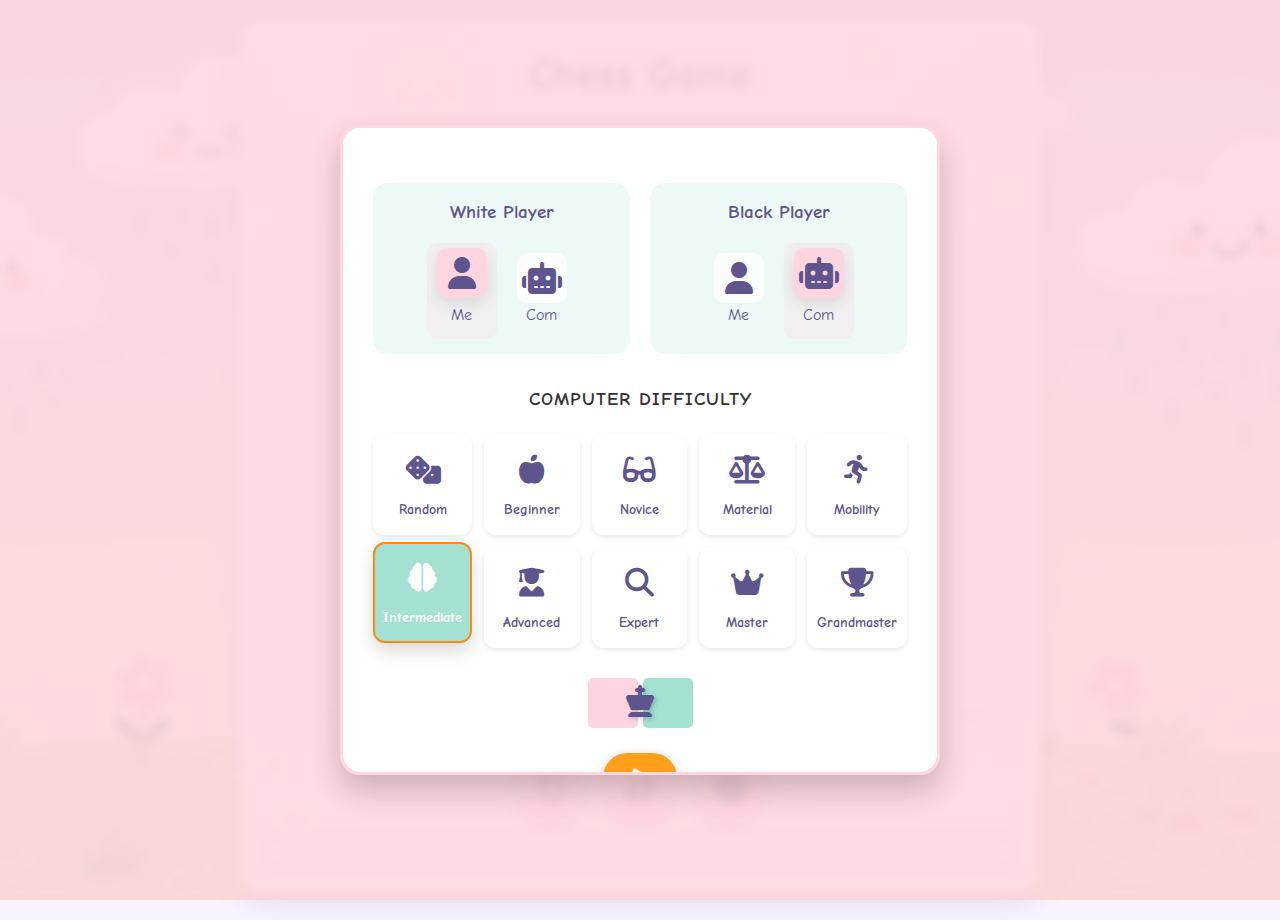
<file: index.html>
<!DOCTYPE html>
<html lang="en">

<head>
  <meta charset="UTF-8">
  <meta name="viewport" content="width=device-width, initial-scale=1.0">
  <title>Responsive Chess Game</title>
  <link href="https://fonts.googleapis.com/css2?family=Comic+Neue:wght@400;700&display=swap" rel="stylesheet">
  <link rel="stylesheet" href="https://cdnjs.cloudflare.com/ajax/libs/font-awesome/6.4.0/css/all.min.css">
  <link rel="stylesheet" href="styles.css">
</head>

<body>
  <div class="chess-container">
    <h1>Chess Game</h1>
    <div class="game-info">
      <div id="turn-indicator">White's Turn</div>
      <div id="game-status">Game in progress</div>
    </div>
    <div class="chessboard" id="chessboard"></div>
    <div class="chess-controls">
      <button id="undo-btn" aria-label="Undo move">
        <i class="fas fa-undo"></i>
      </button>
      
      <button id="flip-board" aria-label="Flip board">
        <i class="fas fa-sync-alt"></i>
      </button>
      
      <button id="new-game" aria-label="New game">
        <i class="fas fa-plus-circle"></i>
      </button>
    </div>
    <div class="move-history" id="move-history"></div>
  </div>
  
  <div id="pre-game-modal" class="modal-overlay">
    <div class="modal-content">
      <div class="player-selection">
        <div class="player-option">
          <h3>White Player</h3>
          <div class="avatar-selector">
            <div class="avatar-option active" data-player="white" data-type="human">
              <div class="avatar-icon"><i class="fas fa-user"></i></div>
              <span>Me</span>
            </div>
            <div class="avatar-option" data-player="white" data-type="computer">
              <div class="avatar-icon"><i class="fas fa-robot"></i></div>
              <span>Com</span>
            </div>
          </div>
        </div>
        
        <div class="player-option">
          <h3>Black Player</h3>
          <div class="avatar-selector">
            <div class="avatar-option" data-player="black" data-type="human">
              <div class="avatar-icon"><i class="fas fa-user"></i></div>
              <span>Me</span>
            </div>
            <div class="avatar-option active" data-player="black" data-type="computer">
              <div class="avatar-icon"><i class="fas fa-robot"></i></div>
              <span>Com</span>
            </div>
          </div>
        </div>
      </div>
      
      <div class="difficulty-selector">
        <h3>Computer Difficulty</h3>
        <div class="difficulty-options">
          <div class="difficulty-option" data-difficulty="1">
            <div class="difficulty-icon"><i class="fas fa-dice"></i></div>
            <span>Random</span>
          </div>
          <div class="difficulty-option" data-difficulty="2">
            <div class="difficulty-icon"><i class="fas fa-apple-alt"></i></div>
            <span>Beginner</span>
          </div>
          <div class="difficulty-option" data-difficulty="3">
            <div class="difficulty-icon"><i class="fas fa-glasses"></i></div>
            <span>Novice</span>
          </div>
          <div class="difficulty-option" data-difficulty="4">
            <div class="difficulty-icon"><i class="fas fa-balance-scale"></i></div>
            <span>Material</span>
          </div>
          <div class="difficulty-option" data-difficulty="5">
            <div class="difficulty-icon"><i class="fas fa-running"></i></div>
            <span>Mobility</span>
          </div>
          <div class="difficulty-option active" data-difficulty="6">
            <div class="difficulty-icon"><i class="fas fa-brain"></i></div>
            <span>Intermediate</span>
          </div>
          <div class="difficulty-option" data-difficulty="7">
            <div class="difficulty-icon"><i class="fas fa-user-graduate"></i></div>
            <span>Advanced</span>
          </div>
          <div class="difficulty-option" data-difficulty="8">
            <div class="difficulty-icon"><i class="fas fa-search"></i></div>
            <span>Expert</span>
          </div>
          <div class="difficulty-option" data-difficulty="9">
            <div class="difficulty-icon"><i class="fas fa-crown"></i></div>
            <span>Master</span>
          </div>
          <div class="difficulty-option" data-difficulty="10">
            <div class="difficulty-icon"><i class="fas fa-trophy"></i></div>
            <span>Grandmaster</span>
          </div>
        </div>
      </div>
      
      <div class="theme-preview">
        <div class="preview-square light"></div>
        <div class="preview-square dark"></div>
        <div class="preview-piece"><i class="fas fa-chess-king"></i></div>
      </div>
      
      <button id="start-game-btn" class="start-button">
        <i class="fas fa-play"></i>
      </button>
    </div>
  </div>
  <script src="script.js"></script>
</body>

</html>
</file>
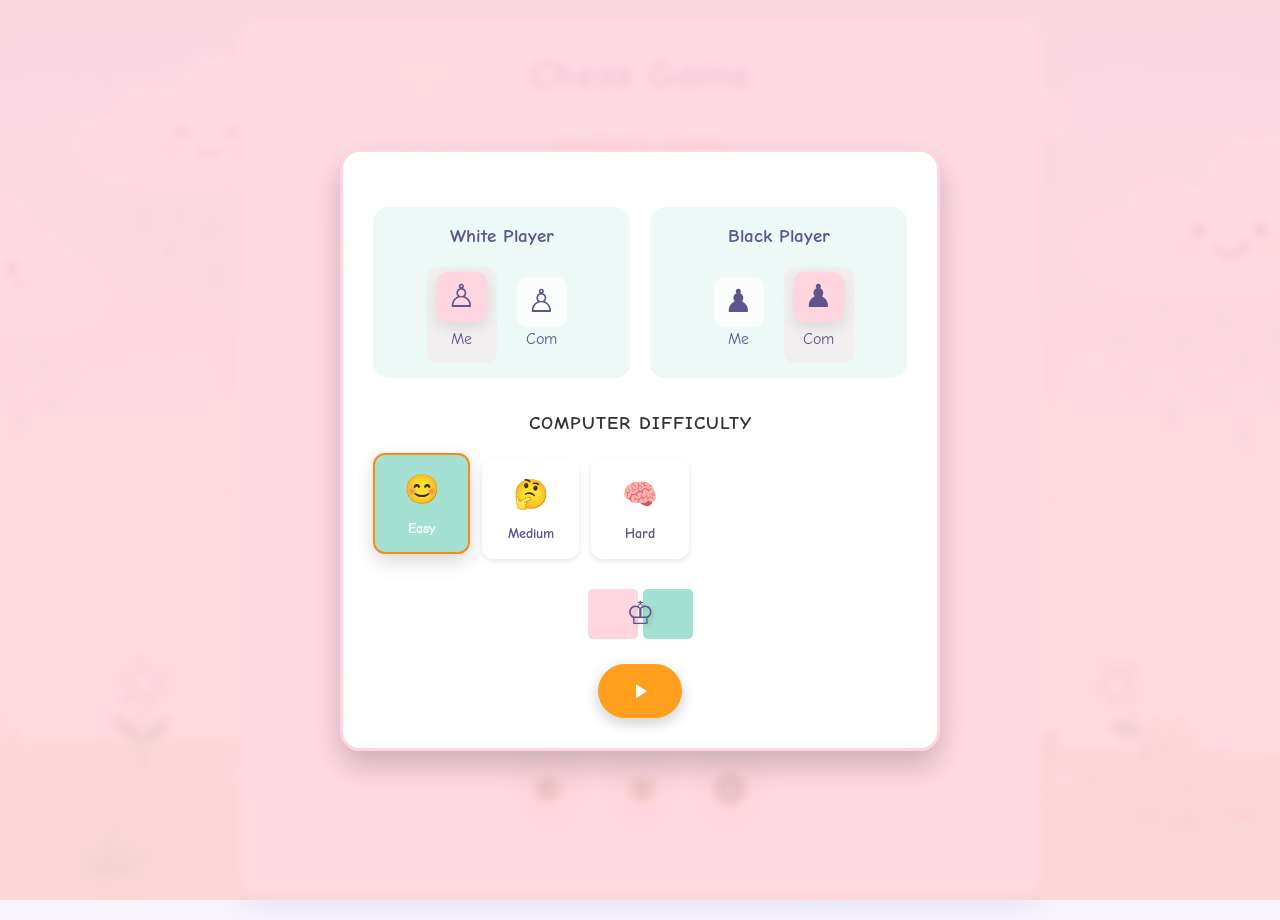
<file: trust.html>
<!DOCTYPE html>
<html lang="en">

<head>
  <meta charset="UTF-8">
  <meta name="viewport" content="width=device-width, initial-scale=1.0">
  <title>Responsive Chess Game</title>
  <link href="https://fonts.googleapis.com/css2?family=Comic+Neue:wght@400;700&display=swap" rel="stylesheet">
  <link rel="stylesheet" href="styles.css">
</head>

<body>
  <div class="chess-container">
    <h1>Chess Game</h1>
    <div class="game-info">
      <div id="turn-indicator">White's Turn</div>
      <div id="game-status">Game in progress</div>
    </div>
    <div class="chessboard" id="chessboard"></div>
   <div class="chess-controls">
  <button id="undo-btn" aria-label="Undo move">
    <svg viewBox="0 0 100 100" width="40" height="40">
      <path fill="currentColor" d="M70,30 Q50,10 30,30 L15,15 L15,85 L30,70 Q50,90 70,70 Q90,50 70,30" 
            stroke="#FF8811" stroke-width="8" stroke-linejoin="round"/>
      <path fill="#FF8811" d="M45,50 L60,35 L60,65 Z"/>
    </svg>
  </button>
  
  <button id="flip-board" aria-label="Flip board">
    <svg viewBox="0 0 100 100" width="40" height="40">
      <path fill="currentColor" d="M30,30 Q50,10 70,30 L85,15 L85,85 L70,70 Q50,90 30,70 Q10,50 30,30" 
            stroke="#FF8811" stroke-width="8" stroke-linejoin="round"/>
      <path fill="#FF8811" d="M40,50 L25,35 L25,65 Z M75,50 L60,35 L60,65 Z" transform="rotate(180,50,50)"/>
    </svg>
  </button>
  
  <button id="new-game" aria-label="New game">
    <svg viewBox="0 0 100 100" width="40" height="40">
      <circle cx="50" cy="50" r="40" fill="currentColor" stroke="#FF8811" stroke-width="8"/>
      <path fill="#FF8811" d="M50,30 V70 M30,50 H70" stroke="#FF8811" stroke-width="5" stroke-linecap="round"/>
    </svg>
  </button>
</div>
    <div class="move-history" id="move-history"></div>
  </div>
  
  <!-- Add this to your HTML, preferably near the chess-container div -->
<div id="pre-game-modal" class="modal-overlay">
  <div class="modal-content">
    <div class="player-selection">
      <div class="player-option">
        <h3>White Player</h3>
        <div class="avatar-selector">
          <div class="avatar-option active" data-player="white" data-type="human">
            <div class="avatar-icon"> ♙</div>
            <span>Me</span>
          </div>
          <div class="avatar-option" data-player="white" data-type="computer">
            <div class="avatar-icon">♙</div>
            <span>Com</span>
          </div>
        </div>
      </div>
      
      <div class="player-option">
        <h3>Black Player</h3>
        <div class="avatar-selector">
          <div class="avatar-option" data-player="black" data-type="human">
            <div class="avatar-icon">♟</div>
            <span>Me</span>
          </div>
          <div class="avatar-option active" data-player="black" data-type="computer">
            <div class="avatar-icon">♟</div>
            <span>Com</span>
          </div>
        </div>
      </div>
    </div>
    
    <div class="difficulty-selector">
      <h3>Computer Difficulty</h3>
      <div class="difficulty-options">
        <div class="difficulty-option active" data-difficulty="easy">
          <div class="difficulty-icon">😊</div>
          <span>Easy</span>
        </div>
        <div class="difficulty-option" data-difficulty="medium">
          <div class="difficulty-icon">🤔</div>
          <span>Medium</span>
        </div>
        <div class="difficulty-option" data-difficulty="hard">
          <div class="difficulty-icon">🧠</div>
          <span>Hard</span>
        </div>
      </div>
    </div>
    
    <div class="theme-preview">
      <div class="preview-square light"></div>
      <div class="preview-square dark"></div>
      <div class="preview-piece">♔</div>
    </div>
    
    <button id="start-game-btn" class="start-button">
      <svg viewBox="0 0 24 24" width="24" height="24">
        <path fill="currentColor" d="M8,5.14V19.14L19,12.14L8,5.14Z" />
      </svg>
    </button>
  </div>
</div>
  <script src="script.js"></script>
</body>

</html>
</file>
<file: styles.css>
:root {
  --light-square: #FFD6E0;
  --dark-square: #A5E1D2;
  --highlight: rgba(255, 215, 0, 0.6);
  --move-hint: rgba(182, 255, 184, 0.6);
  --check: rgba(255, 100, 100, 0.5);
  --text-primary: #5E548E;
  --button-primary: #FF9F1C;
  --success-feedback: rgba(182, 255, 184, 0.6);
}

* {
  margin: 0;
  padding: 0;
  box-sizing: border-box;
}

body {
  font-family: 'Comic Neue', 'Segoe UI', arial;
  background-color: #F8F4FF;
  color: var(--text-primary);
  line-height: 1.6;
  background-image: url('/image_fx_ (17).jpg');
  background-size: cover;
  background-attachment: fixed;
  background-position: center;
  min-height: 100vh;
}

.chess-container {
  max-width: 800px;
  margin: 0 auto;
  padding: 20px;
  display: flex;
  flex-direction: column;
  align-items: center;
  background-color: rgba(255, 255, 255, 0.85);
  border-radius: 20px;
  box-shadow: 0 8px 32px rgba(0, 0, 0, 0.1);
  backdrop-filter: blur(5px);
  margin-top: 20px;
  border: 3px solid white;
  position: relative;
}

h1 {
  margin-bottom: 5px;
  color: var(--text-primary);
  font-size: 2.5rem;
  text-align: center;
  text-shadow: 2px 2px 4px rgba(0, 0, 0, 0.1);
  font-weight: 700;
  letter-spacing: 1px;
}

.game-info {
  margin-bottom: 15px;
  text-align: center;
  width: 100%;
  padding: 15px;
  border-radius: 15px;
}

#turn-indicator {
  font-weight: bold;
  font-size: 1.5rem;
  margin-bottom: 5px;
  color: #FF6B6B;
  text-transform: uppercase;
  letter-spacing: 1px;
}

#game-status {
  font-style: italic;
  color: var(--text-primary);
  font-size: 1.1rem;
}

.chessboard {
  display: grid;
  grid-template-columns: repeat(8, 1fr);
  grid-template-rows: repeat(8, 1fr);
  width: 100%;
  max-width: 500px;
  aspect-ratio: 1/1;
  border: 4px solid var(--text-primary);
  box-shadow: 0 10px 25px rgba(0, 0, 0, 0.2);
  margin-bottom: 15px;
  border-radius: 10px;
  overflow: hidden;
  position: relative;
}

.square {
  position: relative;
  display: flex;
  justify-content: center;
  align-items: center;
  font-size: 2.5rem;
  transition: all 0.2s ease;
}

.square.light {
  background-color: var(--light-square);
}

.square.dark {
  background-color: var(--dark-square);
}

.square.highlight,
.square.check,
.square.move-hint {
  position: relative;
}

.square.highlight::after {
  background-color: var(--highlight);
}

.square.move-hint::after {
  background-color: var(--move-hint);
  cursor: pointer;
}

.square.highlight::after,
.square.check::after,
.square.move-hint::after {
  position: absolute;
  content: '';
  width: 30px;
  height: 30px;
  border-radius: 50%;
  top: 50%;
  left: 50%;
  transform: translate(-50%, -50%);
}

.square.check {
  background-color: var(--check);
}

.square:hover {
  transform: scale(1.05);
  z-index: 5;
}

.piece {
  font-size: 1.5rem;
  cursor: grab;
  z-index: 10;
  user-select: none;
  text-shadow: 2px 2px 4px rgba(0, 0, 0, 0.2);
  transition: transform 0.2s;
}

.piece:hover {
  transform: scale(1.1);
}

.piece.dragging {
  opacity: 0.9;
  cursor: grabbing;
  transform: scale(1.2);
}

.coordinate {
  position: absolute;
  font-size: 12px;
  pointer-events: none;
  font-weight: bold;
  color: rgba(0, 0, 0, 0.6);
}

.coordinate.file {
  bottom: 5px;
  right: 5px;
}

.coordinate.rank {
  top: 5px;
  left: 5px;
}

/* Updated Chess Controls with Font Awesome */
.chess-controls {
  display: flex;
  gap: 20px;
  margin: 10px 0;
  justify-content: center;
  flex-wrap: wrap;
}

.chess-controls button {
  padding: 0;
  background: var(--light-square);
  border: none;
  border-radius: 50%;
  width: 70px;
  height: 70px;
  cursor: pointer;
  box-shadow: 0 5px 15px rgba(0, 0, 0, 0.2);
  transition: all 0.3s cubic-bezier(0.175, 0.885, 0.32, 1.275);
  display: flex;
  align-items: center;
  justify-content: center;
}

.chess-controls button:hover {
  transform: scale(1.1) translateY(-5px);
  box-shadow: 0 8px 20px rgba(0, 0, 0, 0.3);
  background: var(--dark-square);
}

.chess-controls button:active {
  transform: scale(0.95) translateY(2px);
}

.chess-controls i {
  font-size: 1.8rem;
  color: var(--text-primary);
  transition: all 0.3s ease;
  filter: drop-shadow(1px 1px 3px rgba(0, 0, 0, 0.3));
}

.chess-controls button:hover i {
  transform: scale(1.1);
  color: var(--button-primary);
}

.touch-drag {
  position: absolute;
  pointer-events: none;
  z-index: 1000;
  transition: transform 0.1s ease;
}

.move-history {
  width: 100%;
  max-height: 100px;
  overflow-y: auto;
  border: 3px solid var(--light-square);
  padding: 15px;
  background-color: white;
  border-radius: 15px;
  box-shadow: inset 0 0 10px rgba(0, 0, 0, 0.1);
}

.move-entry {
  display: flex;
  justify-content: space-between;
  padding: 8px;
  border-bottom: 2px dotted var(--dark-square);
  font-size: 1.1rem;
}

.move-entry:last-child {
  border-bottom: none;
}

.move-entry:nth-child(odd) {
  background-color: rgba(165, 225, 210, 0.2);
}

.move-history::-webkit-scrollbar {
  width: 12px;
}

.move-history::-webkit-scrollbar-track {
  background: #f1f1f1;
  border-radius: 10px;
}

.move-history::-webkit-scrollbar-thumb {
  background: var(--button-primary);
  border-radius: 10px;
}

.move-history::-webkit-scrollbar-thumb:hover {
  background: #FF8811;
}

/* Modal Styles */
.modal-overlay {
  position: fixed;
  top: 0;
  left: 0;
  right: 0;
  bottom: 0;
  background-color: rgba(255, 214, 224, 0.9);
  display: flex;
  justify-content: center;
  align-items: center;
  z-index: 1000;
  backdrop-filter: blur(5px);
  animation: fadeIn 0.5s ease-out;
}

.modal-content {
  background-color: white;
  padding: 30px;
  border-radius: 20px;
  width: 90%;
  max-width: 600px;
  box-shadow: 0 15px 30px rgba(0, 0, 0, 0.2);
  border: 3px solid var(--light-square);
  text-align: center;
  max-height: 650px;
  overflow: auto;
}

.modal-content h2 {
  color: var(--text-primary);
  margin-bottom: 20px;
  font-size: 2rem;
  text-shadow: 2px 2px 4px rgba(0, 0, 0, 0.1);
}

.player-selection {
  display: flex;
  justify-content: space-around;
  margin: 25px 0;
  gap: 20px;
}

.player-option {
  background-color: rgba(165, 225, 210, 0.2);
  padding: 15px;
  border-radius: 15px;
  flex: 1;
}

.player-option h3 {
  color: var(--text-primary);
  margin-bottom: 15px;
}

.avatar-selector {
  display: flex;
  gap: 10px;
  justify-content: center;
}

.avatar-option {
  padding: 10px;
  cursor: pointer;
  border-radius: 10px;
  transition: all 0.3s ease;
}

.avatar-option:hover {
  background-color: rgba(255, 255, 255, 0.5);
}

.avatar-icon {
  font-size: 2rem;
  margin-bottom: 5px;
  border-radius: 10px;
  transition: all 0.3s ease;
  background-color: rgba(255, 255, 255, 0.7);
  width: 50px;
  height: 50px;
  display: flex;
  align-items: center;
  justify-content: center;
  margin: 0 auto;
}

.avatar-option.active .avatar-icon {
  background-color: var(--light-square);
  transform: translateY(-5px);
  box-shadow: 0 5px 15px rgba(0, 0, 0, 0.1);
}

.avatar-option.active {
  background-color: rgba(255, 214, 224, 0.3);
}

.difficulty-selector {
  margin: 30px 0;
  width: 100%;
}

.difficulty-selector h3 {
  text-align: center;
  margin-bottom: 20px;
  font-size: 1.2rem;
  color: #333;
  text-transform: uppercase;
  letter-spacing: 1px;
}

.difficulty-options {
  display: grid;
  grid-template-columns: repeat(5, 1fr);
  gap: 12px;
  margin-top: 15px;
}

.difficulty-option {
  cursor: pointer;
  padding: 12px 8px;
  border-radius: 12px;
  background-color: rgba(255, 255, 255, 0.85);
  transition: all 0.3s ease;
  display: flex;
  flex-direction: column;
  align-items: center;
  border: 2px solid transparent;
  box-shadow: 0 2px 5px rgba(0, 0, 0, 0.1);
}

.difficulty-option.active {
  background-color: var(--dark-square);
  color: white;
  transform: translateY(-5px);
  box-shadow: 0 8px 20px rgba(0, 0, 0, 0.15);
  border-color: #FF8811;
}

.difficulty-option:hover:not(.active) {
  transform: translateY(-3px);
  box-shadow: 0 5px 10px rgba(0, 0, 0, 0.15);
  background-color: white;
}

.difficulty-icon {
  font-size: 1.8rem;
  margin-bottom: 5px;
}

.difficulty-option span {
  font-size: 0.85rem;
  font-weight: 600;
  text-align: center;
  white-space: nowrap;
}

.theme-preview {
  display: flex;
  justify-content: center;
  align-items: center;
  gap: 5px;
  margin: 25px auto;
  width: fit-content;
  position: relative;
}

.preview-square {
  width: 50px;
  height: 50px;
  border-radius: 5px;
}

.preview-square.light {
  background-color: var(--light-square);
}

.preview-square.dark {
  background-color: var(--dark-square);
}

.preview-piece {
  position: absolute;
  font-size: 2rem;
  pointer-events: none;
  text-shadow: 2px 2px 4px rgba(0, 0, 0, 0.2);
  color: var(--text-primary);
}

.start-button {
  background-color: var(--button-primary);
  color: white;
  border: none;
  padding: 15px 30px;
  border-radius: 50px;
  font-size: 1.2rem;
  cursor: pointer;
  display: flex;
  align-items: center;
  justify-content: center;
  gap: 10px;
  margin: 20px auto 0;
  transition: all 0.3s cubic-bezier(0.175, 0.885, 0.32, 1.275);
  box-shadow: 0 5px 15px rgba(0, 0, 0, 0.2);
}

.start-button:hover {
  transform: scale(1.05) translateY(-3px);
  box-shadow: 0 8px 20px rgba(0, 0, 0, 0.3);
}

.start-button:active {
  transform: scale(0.98) translateY(1px);
}

.start-button i {
  font-size: 1.2rem;
}

@keyframes fadeIn {
  from {
    opacity: 0;
  }
  to {
    opacity: 1;
  }
}

/* Responsive design */
@media (max-width: 900px) {
  .difficulty-options {
    grid-template-columns: repeat(3, 1fr);
  }
}

@media (max-width: 600px) {
  body {
    padding: 10px;
    background-attachment: scroll;
  }
  
  .chess-container {
    padding: 15px;
    margin-top: 10px;
    width: calc(100% - 20px);
    border-radius: 15px;
  }
  
  .chessboard {
    max-width: 90vw;
  }
  
  .square {
    font-size: 1.8rem;
  }
  
  .piece {
    font-size: 1.3rem;
  }
  
  h1 {
    font-size: 2rem;
  }
  
  .move-history {
    max-height: 70px;
    font-size: 0.9rem;
  }
  
  .chess-controls button {
    width: 50px;
    height: 50px;
  }
  
  .chess-controls i {
    font-size: 1.3rem;
  }
  
  .modal-content {
    padding: 20px;
  }
  
  .player-selection {
    flex-direction: column;
  }
  
  .avatar-option,
  .difficulty-option {
    padding: 8px;
  }
  
  .avatar-icon {
    font-size: 1.5rem;
    width: 40px;
    height: 40px;
  }
  
  .preview-square {
    width: 40px;
    height: 40px;
  }
  
  .preview-piece {
    font-size: 1.5rem;
  }
  
  .start-button {
    padding: 12px 25px;
    font-size: 1rem;
  }
  
  .difficulty-options {
    grid-template-columns: repeat(2, 1fr);
  }
  
  .difficulty-option {
    padding: 10px 5px;
  }
  
  .difficulty-icon {
    font-size: 1.5rem;
  }
  
  .difficulty-option span {
    font-size: 0.75rem;
  }
}
</file>
